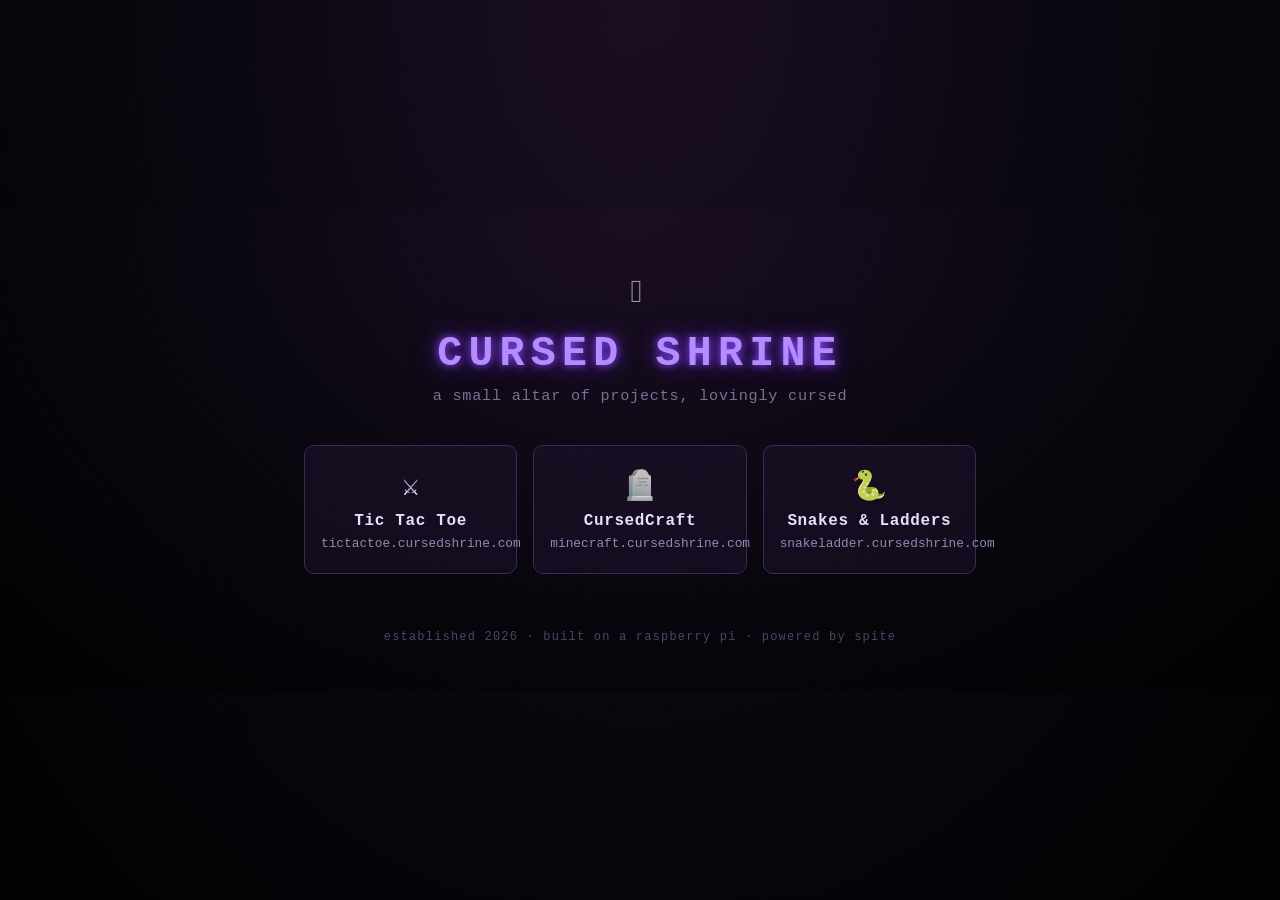
<file: public/index.html>
<!DOCTYPE html>
<html lang="en">
<head>
<meta charset="UTF-8">
<meta name="viewport" content="width=device-width, initial-scale=1.0">
<title>cursedshrine.com</title>
<link rel="icon" type="image/svg+xml" href="/favicon-mark.svg">
<link rel="apple-touch-icon" href="/logo-icon.svg">
<style>
  * { margin: 0; padding: 0; box-sizing: border-box; }
  html, body {
    width: 100%; min-height: 100%;
    background: radial-gradient(ellipse at top, #1a0e23 0%, #07060c 60%, #020203 100%);
    color: #d8d0e8;
    font-family: 'Courier New', monospace;
    display: flex; align-items: center; justify-content: center;
    overflow-x: hidden;
  }
  .wrap { width: 100%; max-width: 720px; padding: 48px 24px; text-align: center; }

  h1 {
    font-size: 2.6rem;
    letter-spacing: 0.15em;
    color: #b48cff;
    text-shadow: 0 0 8px #8a4dff, 0 0 24px #5a1fbf;
    animation: flicker 4s infinite;
  }
  @keyframes flicker {
    0%, 100% { opacity: 1; }
    45% { opacity: 1; }
    47% { opacity: 0.6; }
    49% { opacity: 1; }
    72% { opacity: 0.85; }
    74% { opacity: 1; }
  }

  .tagline {
    margin-top: 10px;
    color: #7a6f96;
    font-size: 0.95rem;
    letter-spacing: 0.05em;
  }

  .glyph {
    font-size: 2rem;
    margin: 18px 0;
    opacity: 0.7;
  }

  .grid {
    display: grid;
    grid-template-columns: repeat(auto-fit, minmax(200px, 1fr));
    gap: 16px;
    margin-top: 40px;
  }

  a.card {
    display: block;
    text-decoration: none;
    color: #e6defc;
    border: 1px solid #3a2a55;
    background: rgba(40, 24, 60, 0.35);
    border-radius: 10px;
    padding: 22px 16px;
    transition: all 0.2s ease;
  }
  a.card:hover {
    border-color: #b48cff;
    background: rgba(138, 77, 255, 0.12);
    box-shadow: 0 0 18px rgba(138, 77, 255, 0.35);
    transform: translateY(-2px);
  }
  a.card .icon { font-size: 1.8rem; display: block; margin-bottom: 8px; }
  a.card .label { font-weight: bold; letter-spacing: 0.04em; }
  a.card .desc { font-size: 0.8rem; color: #9388b0; margin-top: 6px; }

  footer {
    margin-top: 56px;
    font-size: 0.75rem;
    color: #4d4564;
    letter-spacing: 0.1em;
  }
</style>
</head>
<body>
  <div class="wrap">
    <div class="glyph">𓂀</div>
    <h1>CURSED SHRINE</h1>
    <div class="tagline">a small altar of projects, lovingly cursed</div>

    <div class="grid">
      <a class="card" href="https://tictactoe.cursedshrine.com">
        <span class="icon">⚔️</span>
        <span class="label">Tic Tac Toe</span>
        <div class="desc">tictactoe.cursedshrine.com</div>
      </a>
      <a class="card" href="https://minecraft.cursedshrine.com">
        <span class="icon">🪦</span>
        <span class="label">CursedCraft</span>
        <div class="desc">minecraft.cursedshrine.com</div>
      </a>
      <a class="card" href="https://snakeladder.cursedshrine.com">
        <span class="icon">🐍</span>
        <span class="label">Snakes &amp; Ladders</span>
        <div class="desc">snakeladder.cursedshrine.com</div>
      </a>
    </div>

    <footer>established 2026 &middot; built on a raspberry pi &middot; powered by spite</footer>
  </div>
</body>
</html>
</file>
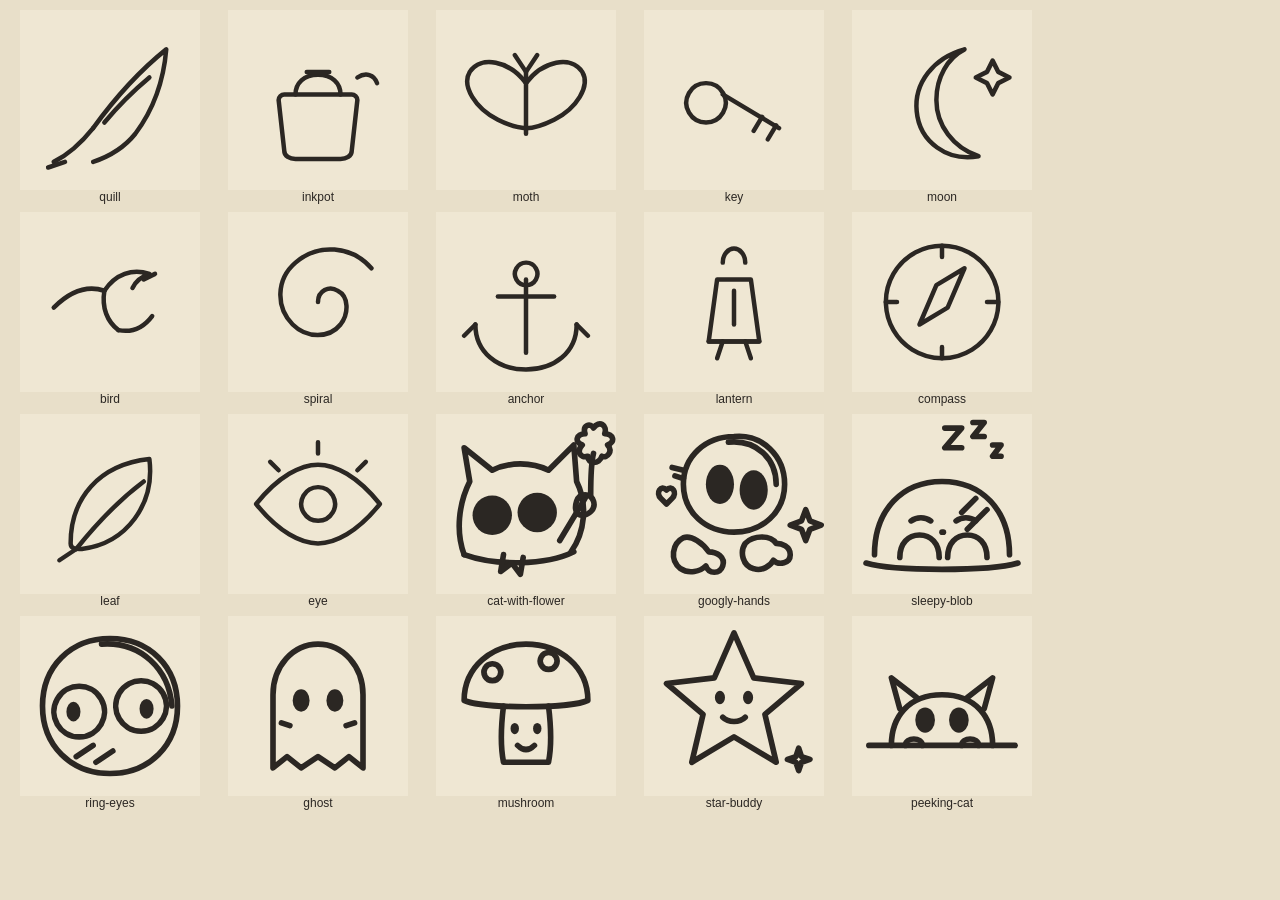
<file: .claude/tools/doodles/preview.html>
<html><body style="margin:0;background:#e8dfc9;font:12px sans-serif;color:#2b2723"><style>.g{display:grid;grid-template-columns:repeat(5,200px);gap:8px;padding:10px}.c{text-align:center}.c svg{width:180px;height:180px;background:#efe7d3}</style><div class="g"><div class="c"><svg viewBox="0 0 64 64" fill="none" stroke="currentColor" stroke-width="1.6" stroke-linecap="round" stroke-linejoin="round"><path d="M12 54c6-3 10-7 14-12"/><path d="M26 42c8-11 16-20 26-28-1 12-5 22-11 30-4 5-9 8-15 10"/><path d="M30 40c5-6 10-11 16-16"/><path d="M10 56l6-2"/></svg><div>quill</div></div><div class="c"><svg viewBox="0 0 64 64" fill="none" stroke="currentColor" stroke-width="1.6" stroke-linecap="round" stroke-linejoin="round"><path d="M20 30h24c1 0 2 1 2 2l-2 18c0 2-2 3-4 3H24c-2 0-4-1-4-3l-2-18c0-1 1-2 2-2z"/><path d="M24 30c0-4 3-7 8-7s8 3 8 7"/><path d="M28 22h8"/><path d="M46 24c3-2 6-1 7 2"/></svg><div>inkpot</div></div><div class="c"><svg viewBox="0 0 64 64" fill="none" stroke="currentColor" stroke-width="1.6" stroke-linecap="round" stroke-linejoin="round"><path d="M32 22v22"/><path d="M32 26c-6-8-16-10-20-4-3 5 2 13 10 17 4 2 8 3 10 3"/><path d="M32 26c6-8 16-10 20-4 3 5-2 13-10 17-4 2-8 3-10 3"/><path d="M32 22l-4-6M32 22l4-6"/></svg><div>moth</div></div><div class="c"><svg viewBox="0 0 64 64" fill="none" stroke="currentColor" stroke-width="1.6" stroke-linecap="round" stroke-linejoin="round"><path d="M22 26a7 7 0 1 0 .1 0z"/><path d="M28 30l20 12"/><path d="M42 38l-3 5"/><path d="M47 41l-3 5"/></svg><div>key</div></div><div class="c"><svg viewBox="0 0 64 64" fill="none" stroke="currentColor" stroke-width="1.6" stroke-linecap="round" stroke-linejoin="round"><path d="M40 14c-11 3-18 12-17 22 1 11 11 18 22 16-9-3-15-11-15-20 0-8 4-15 10-18z"/><path d="M48 22l2-4 2 4 4 2-4 2-2 4-2-4-4-2z"/></svg><div>moon</div></div><div class="c"><svg viewBox="0 0 64 64" fill="none" stroke="currentColor" stroke-width="1.6" stroke-linecap="round" stroke-linejoin="round"><path d="M12 34c6-6 12-8 18-6"/><path d="M30 28c4-6 10-8 16-6-3 1-5 3-6 5"/><path d="M30 28c-1 6 1 11 5 14"/><path d="M35 42c5 1 9-1 12-5"/><path d="M44 24l4-2"/></svg><div>bird</div></div><div class="c"><svg viewBox="0 0 64 64" fill="none" stroke="currentColor" stroke-width="1.6" stroke-linecap="round" stroke-linejoin="round"><path d="M32 32c0-4 4-6 7-4 4 2 4 8 1 12-4 5-12 5-17 0-6-6-6-16 1-22 8-7 20-6 27 2"/></svg><div>spiral</div></div><div class="c"><svg viewBox="0 0 64 64" fill="none" stroke="currentColor" stroke-width="1.6" stroke-linecap="round" stroke-linejoin="round"><path d="M32 18a4 4 0 1 0 .1 0z"/><path d="M32 24v26"/><path d="M22 30h20"/><path d="M14 40c0 10 8 16 18 16s18-6 18-16"/><path d="M14 40l-4 4M50 40l4 4"/></svg><div>anchor</div></div><div class="c"><svg viewBox="0 0 64 64" fill="none" stroke="currentColor" stroke-width="1.6" stroke-linecap="round" stroke-linejoin="round"><path d="M26 24h12l3 22H23z"/><path d="M28 18c0-3 2-5 4-5s4 2 4 5"/><path d="M23 46h18"/><path d="M32 28v12"/><path d="M28 46l-2 6M36 46l2 6"/></svg><div>lantern</div></div><div class="c"><svg viewBox="0 0 64 64" fill="none" stroke="currentColor" stroke-width="1.6" stroke-linecap="round" stroke-linejoin="round"><path d="M32 12a20 20 0 1 0 .1 0z"/><path d="M24 40l6-14 10-6-6 14z"/><path d="M32 12v4M32 48v4M12 32h4M48 32h4"/></svg><div>compass</div></div><div class="c"><svg viewBox="0 0 64 64" fill="none" stroke="currentColor" stroke-width="1.6" stroke-linecap="round" stroke-linejoin="round"><path d="M18 46c0-16 10-28 28-30 2 16-8 30-24 32-2 0-4 0-4-2z"/><path d="M20 48c8-10 16-18 24-24"/><path d="M14 52l6-4"/></svg><div>leaf</div></div><div class="c"><svg viewBox="0 0 64 64" fill="none" stroke="currentColor" stroke-width="1.6" stroke-linecap="round" stroke-linejoin="round"><path d="M10 32c8-10 16-14 22-14s14 4 22 14c-8 10-16 14-22 14s-14-4-22-14z"/><path d="M32 26a6 6 0 1 0 .1 0z"/><path d="M32 14v-4M18 20l-3-3M46 20l3-3"/></svg><div>eye</div></div><div class="c"><svg viewBox="0 0 64 64" fill="none" stroke="currentColor" stroke-width="2" stroke-linecap="round" stroke-linejoin="round"><path d="M10 50c-3-8-2-18 2-26l-2-12 10 8c6-3 14-3 20 0l9-9 1 13c4 8 3 18-2 25"/><path d="M49 49c-10 5-28 5-39 1"/><path d="M44 45c3-5 6-10 9-15"/><path d="M50 31c1-3 5-3 6 0 1 3-2 5-4 5-2 0-3-2-2-5z"/><path d="M55 29c0-6 0-11 1-15"/><path d="M56 5c2-3 5-1 4 2 3 0 4 3 1 4 2 2 0 5-2 4-1 3-5 3-5 0-3 1-4-2-2-4-3-1-2-4 1-4-1-3 2-4 3-2z"/><path d="M24 50l-1 6 4-3 3 4 1-6"/><path d="M13 36a7 7 0 1 0 14 0a7 7 0 1 0-14 0" fill="currentColor" stroke="none"/><path d="M29 35a7 7 0 1 0 14 0a7 7 0 1 0-14 0" fill="currentColor" stroke="none"/></svg><div>cat-with-flower</div></div><div class="c"><svg viewBox="0 0 64 64" fill="none" stroke="currentColor" stroke-width="2" stroke-linecap="round" stroke-linejoin="round"><path d="M32 8c10-1 18 7 18 17s-8 17-18 17-18-7-18-17 8-17 18-17z"/><path d="M30 10c10-1 17 6 17 15"/><path d="M14 44c-4 2-5 8-1 11 3 2 7 1 9-1 1 3 5 3 6 0 1-3-2-5-5-5-2-3-6-6-9-5z"/><path d="M36 46c-2 3-1 8 3 9 3 1 6-1 7-3 2 2 6 1 6-2 0-3-3-4-5-4-2-3-8-3-11 0z"/><path d="M56 38l1.5-4 1.5 4 4 1.5-4 1.5-1.5 4-1.5-4-4-1.5z"/><path d="M6 30c-2-2 0-5 2-3 2-2 4 1 2 3l-2 2z"/><path d="M10 19l4 1M11 22l3 1"/><path d="M22 25a5 7 0 1 0 10 0a5 7 0 1 0-10 0" fill="currentColor" stroke="none"/><path d="M34 27a5 7 0 1 0 10 0a5 7 0 1 0-10 0" fill="currentColor" stroke="none"/></svg><div>googly-hands</div></div><div class="c"><svg viewBox="0 0 64 64" fill="none" stroke="currentColor" stroke-width="2" stroke-linecap="round" stroke-linejoin="round"><path d="M8 50c0-16 10-26 24-26s24 10 24 26"/><path d="M5 53c10 3 44 3 54 0"/><path d="M21 38c2-1.5 5-1.5 7 0"/><path d="M37 38c2-1.5 5-1.5 7 0"/><path d="M32 42h.5"/><path d="M17 51c0-5 3-8 7-8s7 3 7 8"/><path d="M34 51c0-5 3-8 7-8s7 3 7 8"/><path d="M44 30l-5 5M48 34l-7 7"/><path d="M33 5h6l-6 7h6"/><path d="M43 3h4l-4 5h4"/><path d="M50 11h3l-3 4h3"/></svg><div>sleepy-blob</div></div><div class="c"><svg viewBox="0 0 64 64" fill="none" stroke="currentColor" stroke-width="2" stroke-linecap="round" stroke-linejoin="round"><path d="M32 8c14 0 24 10 24 24s-10 24-24 24S8 46 8 32 18 8 32 8z"/><path d="M29 10c14-1 24 9 25 22"/><path d="M21 25a9 9 0 1 0 .1 0z"/><path d="M43 23a9 9 0 1 0 .1 0z"/><path d="M20 50l6-4M27 52l6-4"/><path d="M16.5 34a2.5 3.5 0 1 0 5 0a2.5 3.5 0 1 0-5 0" fill="currentColor" stroke="none"/><path d="M42.5 33a2.5 3.5 0 1 0 5 0a2.5 3.5 0 1 0-5 0" fill="currentColor" stroke="none"/></svg><div>ring-eyes</div></div><div class="c"><svg viewBox="0 0 64 64" fill="none" stroke="currentColor" stroke-width="2" stroke-linecap="round" stroke-linejoin="round"><path d="M16 54V28c0-10 7-18 16-18s16 8 16 18v26l-5-4-5 4-6-4-6 4-5-4z"/><path d="M19 38l3 1M42 39l3-1"/><path d="M23 30a3 4 0 1 0 6 0a3 4 0 1 0-6 0" fill="currentColor" stroke="none"/><path d="M35 30a3 4 0 1 0 6 0a3 4 0 1 0-6 0" fill="currentColor" stroke="none"/></svg><div>ghost</div></div><div class="c"><svg viewBox="0 0 64 64" fill="none" stroke="currentColor" stroke-width="2" stroke-linecap="round" stroke-linejoin="round"><path d="M10 30c0-12 10-20 22-20s22 8 22 20c-6 3-38 3-44 0z"/><path d="M24 32c-1 8-1 15 0 20h16c1-5 1-12 0-20"/><path d="M20 17a3 3 0 1 0 .1 0z"/><path d="M40 13a3 3 0 1 0 .1 0z"/><path d="M29 46c2 2 4 2 6 0"/><path d="M26.5 40a1.5 2 0 1 0 3 0a1.5 2 0 1 0-3 0" fill="currentColor" stroke="none"/><path d="M34.5 40a1.5 2 0 1 0 3 0a1.5 2 0 1 0-3 0" fill="currentColor" stroke="none"/></svg><div>mushroom</div></div><div class="c"><svg viewBox="0 0 64 64" fill="none" stroke="currentColor" stroke-width="2" stroke-linecap="round" stroke-linejoin="round"><path d="M32 6l7 16 17 2-13 11 4 17-15-9-15 9 4-17L8 24l17-2z"/><path d="M28 36c2 2 6 2 8 0"/><path d="M54 50l1-3 1 3 3 1-3 1-1 3-1-3-3-1z"/><path d="M25.2 29a1.8 2.4 0 1 0 3.6 0a1.8 2.4 0 1 0-3.6 0" fill="currentColor" stroke="none"/><path d="M35.2 29a1.8 2.4 0 1 0 3.6 0a1.8 2.4 0 1 0-3.6 0" fill="currentColor" stroke="none"/></svg><div>star-buddy</div></div><div class="c"><svg viewBox="0 0 64 64" fill="none" stroke="currentColor" stroke-width="2" stroke-linecap="round" stroke-linejoin="round"><path d="M6 46h52"/><path d="M14 46c0-10 6-18 18-18s18 8 18 18"/><path d="M17 33l-3-11 9 7"/><path d="M47 33l3-11-9 7"/><path d="M19 46c0-3 6-3 6 0"/><path d="M39 46c0-3 6-3 6 0"/><path d="M22.5 37a3.5 4.5 0 1 0 7 0a3.5 4.5 0 1 0-7 0" fill="currentColor" stroke="none"/><path d="M34.5 37a3.5 4.5 0 1 0 7 0a3.5 4.5 0 1 0-7 0" fill="currentColor" stroke="none"/></svg><div>peeking-cat</div></div></div></body></html>
</file>
